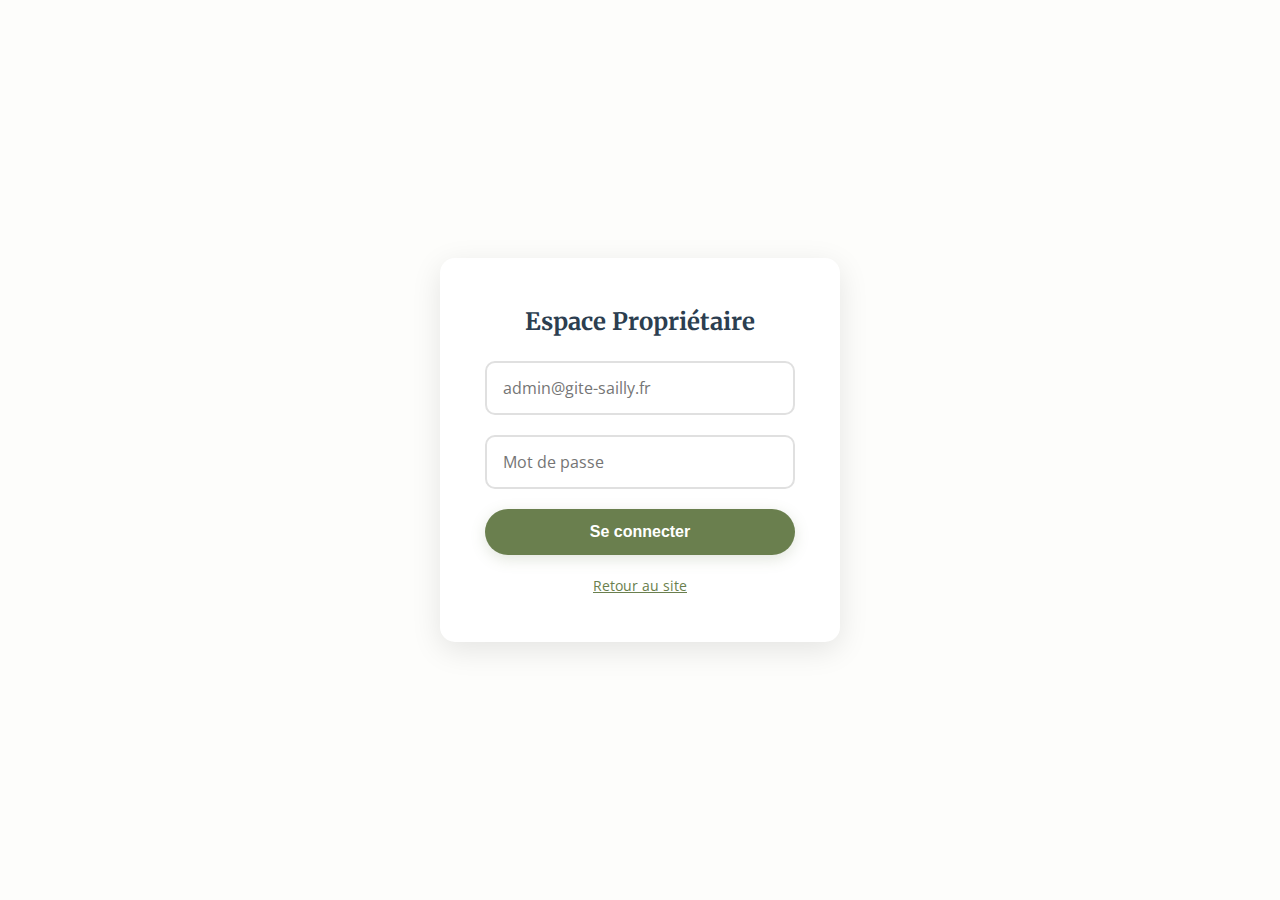
<file: admin.html>
<!DOCTYPE html>
<html lang="fr">
<head>
    <meta charset="UTF-8">
    <meta name="viewport" content="width=device-width, initial-scale=1.0">
    <title>Administration - Gîte Sailly</title>
    <link href="https://fonts.googleapis.com/css2?family=Merriweather:wght@400;700&family=Open+Sans:wght@400;600&display=swap" rel="stylesheet">
    <link rel="stylesheet" href="style.css">
    <style>
        .admin-container { margin-top: 100px; padding-bottom: 50px; }
        .admin-section { background: white; border-radius: 15px; padding: 30px; margin-bottom: 30px; box-shadow: 0 5px 20px rgba(0,0,0,0.05); }
        table { width: 100%; border-collapse: collapse; margin-top: 20px; }
        th, td { text-align: left; padding: 15px; border-bottom: 1px solid #eee; }
        th { background: var(--light-gray); color: var(--primary); font-family: var(--serif); }
        .badge { padding: 5px 10px; border-radius: 20px; font-size: 0.8rem; font-weight: bold; }
        .badge-attente { background: #fff3e0; color: #ef6c00; }
        .badge-valide { background: #e8f5e9; color: #2e7d32; }
        .badge-annule { background: #ffebee; color: #c62828; }
        .btn-action { padding: 5px 10px; border-radius: 5px; cursor: pointer; border: none; font-size: 0.8rem; margin-right: 5px; }
        .btn-valider { background: #4caf50; color: white; }
        .btn-annuler { background: #f44336; color: white; }

        /* Overlay de connexion */
        #admin-login-overlay {
            position: fixed; top: 0; left: 0; width: 100%; height: 100%;
            background: var(--secondary); z-index: 2000;
            display: flex; align-items: center; justify-content: center;
        }
    </style>
</head>
<body>
<div id="admin-login-overlay">
    <div class="booking-form" style="max-width: 400px; width: 90%; text-align: center;">
        <h2 style="font-family: var(--serif); margin-bottom: 20px;">Espace Propriétaire</h2>
        <div class="form-group">
            <input type="email" id="admin-email" placeholder="admin@gite-sailly.fr" required>
        </div>
        <div class="form-group">
            <input type="password" id="admin-password" placeholder="Mot de passe" required>
        </div>
        <button onclick="tentativeConnexionAdmin()" class="btn btn-hero" style="width: 100%;">Se connecter</button>
        <p id="admin-error" style="color: #c33; margin-top: 15px; font-size: 0.85rem; display: none;">Identifiants incorrects.</p>
        <a href="index.html" style="display: block; margin-top: 20px; color: var(--primary); font-size: 0.85rem;">Retour au site</a>
    </div>
</div>

<nav class="navbar">
    <div class="container nav-container">
        <a href="index.html" class="logo"><span>Admin Gîte</span></a>
        <ul class="nav-links">
            <li><a href="index.html">Retour au site</a></li>
            <li><button onclick="deconnecterAdmin()" class="btn-action btn-annuler" style="padding: 8px 15px;">Quitter</button></li>
        </ul>
    </div>
</nav>

<div class="container admin-container">
    <h2 class="section-title" style="text-align: left;">Tableau de Bord Propriétaire</h2>

    <div class="admin-section">
        <h3>Demandes de réservations</h3>
        <table>
            <thead>
            <tr>
                <th>Client</th>
                <th>Dates</th>
                <th>Message</th>
                <th>Statut</th>
                <th>Actions</th>
            </tr>
            </thead>
            <tbody id="admin-res-body"></tbody>
        </table>
    </div>

    <div class="admin-section">
        <h3>Utilisateurs inscrits</h3>
        <table>
            <thead>
            <tr>
                <th>Nom</th>
                <th>Email</th>
                <th>Téléphone</th>
                <th>Date d'inscription</th>
            </tr>
            </thead>
            <tbody id="admin-users-body"></tbody>
        </table>
    </div>
</div>

<script src="auth-utils.js"></script>
<script src="admin.js"></script>
</body>
</html>
</file>
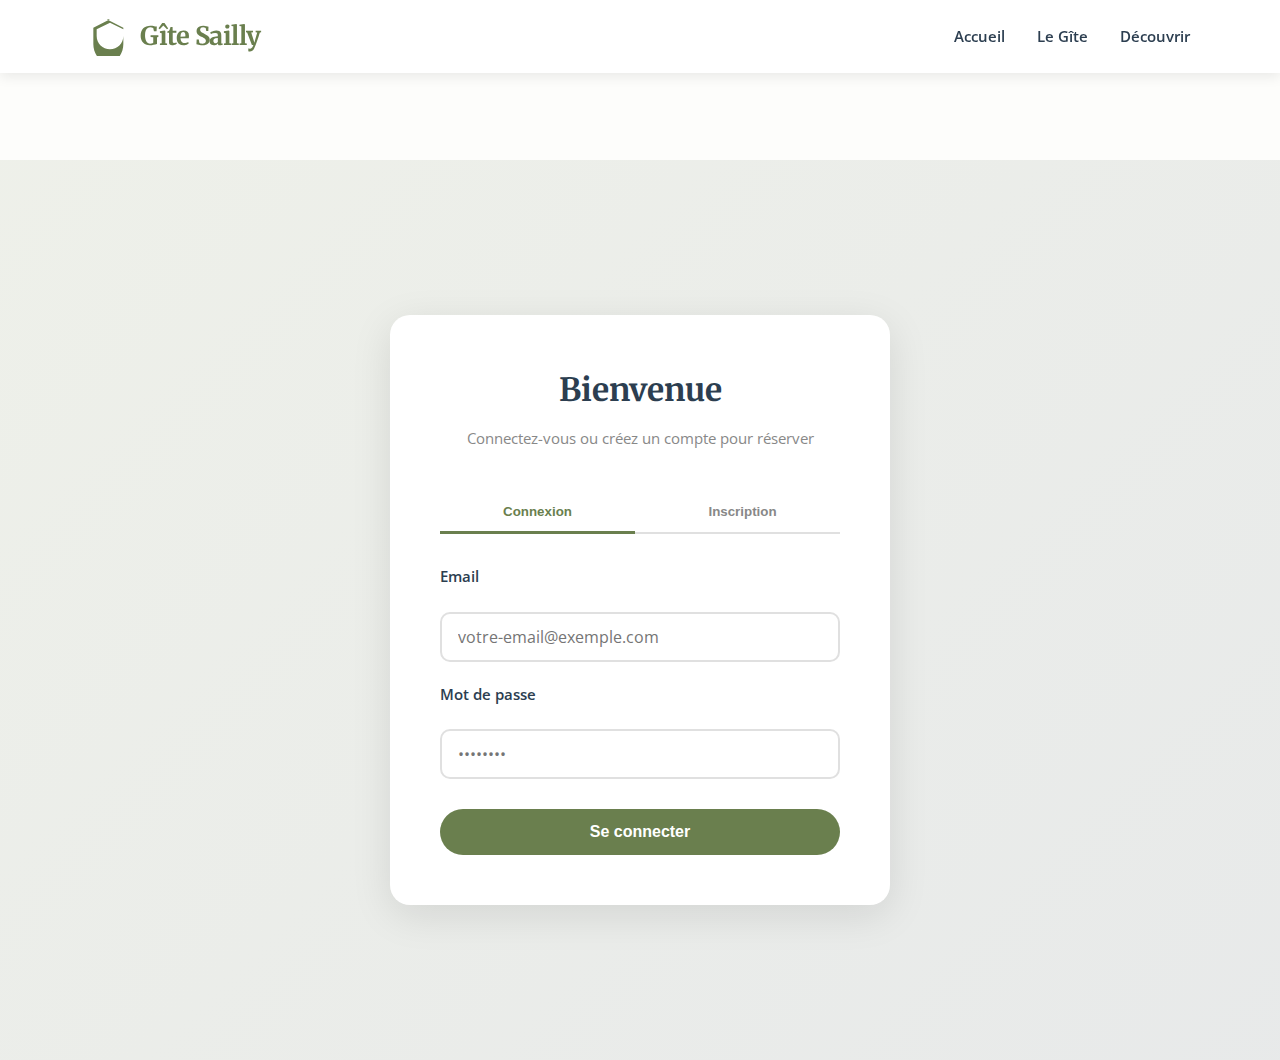
<file: auth.html>
<!DOCTYPE html>
<html lang="fr">
<head>
    <meta charset="UTF-8">
    <meta name="viewport" content="width=device-width, initial-scale=1.0">
    <title>Connexion / Inscription - Gîte de Sailly-au-Bois</title>
    <link href="https://fonts.googleapis.com/css2?family=Merriweather:wght@400;700&family=Open+Sans:wght@400;600&display=swap" rel="stylesheet">
    <link rel="stylesheet" href="style.css">
    <style>
        .auth-container {
            min-height: 100vh;
            display: flex;
            align-items: center;
            justify-content: center;
            background: linear-gradient(135deg, rgba(106, 127, 78, 0.1), rgba(44, 62, 80, 0.1));
            padding: 20px;
        }
        .auth-card {
            background: white;
            border-radius: 20px;
            box-shadow: 0 10px 40px rgba(0,0,0,0.1);
            max-width: 500px;
            width: 100%;
            padding: 50px;
        }
        .auth-header {
            text-align: center;
            margin-bottom: 40px;
        }
        .auth-header h1 {
            font-family: var(--serif);
            font-size: 2rem;
            color: var(--dark);
            margin-bottom: 10px;
        }
        .auth-header p {
            color: #888;
            font-size: 0.95rem;
        }
        .auth-tabs {
            display: flex;
            gap: 10px;
            margin-bottom: 30px;
            border-bottom: 2px solid #e0e0e0;
        }
        .auth-tab {
            flex: 1;
            padding: 12px 0;
            background: none;
            border: none;
            cursor: pointer;
            font-weight: 600;
            color: #888;
            transition: all 0.3s ease;
            border-bottom: 3px solid transparent;
            position: relative;
            bottom: -2px;
        }
        .auth-tab.active {
            color: var(--primary);
            border-bottom-color: var(--primary);
        }
        .auth-form {
            display: none;
        }
        .auth-form.active {
            display: block;
            animation: fadeInUp 0.3s ease;
        }
        .form-group {
            margin-bottom: 20px;
        }
        .form-group label {
            display: block;
            font-weight: 600;
            margin-bottom: 8px;
            color: var(--dark);
            font-size: 0.95rem;
        }
        .form-group input {
            width: 100%;
            padding: 12px 16px;
            border: 2px solid #e0e0e0;
            border-radius: 10px;
            font-family: inherit;
            font-size: 1rem;
            transition: all 0.3s ease;
        }
        .form-group input:focus {
            outline: none;
            border-color: var(--primary);
            box-shadow: 0 0 0 3px rgba(106, 127, 78, 0.1);
        }
        .form-group input.error {
            border-color: #c33;
            background: #fee;
        }
        .form-error {
            color: #c33;
            font-size: 0.85rem;
            margin-top: 5px;
            display: none;
        }
        .form-error.show {
            display: block;
        }
        .auth-submit {
            width: 100%;
            padding: 14px;
            background: var(--primary);
            color: white;
            border: none;
            border-radius: 50px;
            font-weight: 600;
            cursor: pointer;
            transition: all 0.3s ease;
            font-size: 1rem;
            margin-top: 10px;
        }
        .auth-submit:hover {
            transform: translateY(-2px);
            box-shadow: 0 6px 20px rgba(106, 127, 78, 0.3);
        }
        .auth-message {
            padding: 15px;
            border-radius: 10px;
            margin-bottom: 20px;
            display: none;
            animation: slideIn 0.3s ease;
        }
        .auth-message.success {
            background: #efe;
            border: 2px solid #3c3;
            color: #3c3;
            display: block;
        }
        .auth-message.error {
            background: #fee;
            border: 2px solid #c33;
            color: #c33;
            display: block;
        }
        .auth-divider {
            text-align: center;
            margin: 25px 0;
            color: #888;
            font-size: 0.9rem;
        }
        .auth-link {
            text-align: center;
            margin-top: 20px;
            color: #888;
            font-size: 0.95rem;
        }
        .auth-link a {
            color: var(--primary);
            text-decoration: none;
            font-weight: 600;
        }
        .auth-link a:hover {
            text-decoration: underline;
        }
    </style>
</head>
<body>
<nav class="navbar">
    <div class="container nav-container">
        <a href="index.html" class="logo">
            <div class="logo-icon">
                <svg viewBox="0 0 24 24" xmlns="http://www.w3.org/2000/svg">
                    <path d="M12 2L2 7v10c0 5.55 3.84 10.74 9 12 5.16-1.26 9-6.45 9-12V7l-10-5zm0 18c-4.41 0-8-3.59-8-8V8l8-4 8 4v4c0 4.41-3.59 8-8 8z"/>
                </svg>
            </div>
            <span>Gîte Sailly</span>
        </a>
        <ul class="nav-links">
            <li><a href="index.html">Accueil</a></li>
            <li><a href="gite.html">Le Gîte</a></li>
            <li><a href="decouvrir.html">Découvrir</a></li>
        </ul>
    </div>
</nav>

<div class="auth-container" style="margin-top: 80px;">
    <div class="auth-card">
        <div class="auth-header">
            <h1>Bienvenue</h1>
            <p>Connectez-vous ou créez un compte pour réserver</p>
        </div>

        <div id="auth-message" class="auth-message"></div>

        <div class="auth-tabs">
            <button class="auth-tab active" data-tab="connexion">Connexion</button>
            <button class="auth-tab" data-tab="inscription">Inscription</button>
        </div>

        <!-- Formulaire Connexion -->
        <form id="connexion-form" class="auth-form active">
            <div class="form-group">
                <label for="connexion-email">Email</label>
                <input type="email" id="connexion-email" name="email" placeholder="votre-email@exemple.com" required>
                <div class="form-error"></div>
            </div>
            <div class="form-group">
                <label for="connexion-password">Mot de passe</label>
                <input type="password" id="connexion-password" name="password" placeholder="••••••••" required>
                <div class="form-error"></div>
            </div>
            <button type="submit" class="auth-submit">Se connecter</button>
        </form>

        <!-- Formulaire Inscription -->
        <form id="inscription-form" class="auth-form">
            <div class="form-group">
                <label for="inscription-nom">Nom complet</label>
                <input type="text" id="inscription-nom" name="nom" placeholder="Jean Dupont" required>
                <div class="form-error"></div>
            </div>
            <div class="form-group">
                <label for="inscription-email">Email</label>
                <input type="email" id="inscription-email" name="email" placeholder="votre-email@exemple.com" required>
                <div class="form-error"></div>
            </div>
            <div class="form-group">
                <label for="inscription-tel">Numéro de téléphone</label>
                <input type="tel" id="inscription-tel" name="tel" placeholder="06 12 34 56 78" required>
                <div class="form-error"></div>
            </div>
            <div class="form-group">
                <label for="inscription-password">Mot de passe</label>
                <input type="password" id="inscription-password" name="password" placeholder="••••••••" required>
                <div class="form-error"></div>
            </div>
            <div class="form-group">
                <label for="inscription-password-confirm">Confirmer le mot de passe</label>
                <input type="password" id="inscription-password-confirm" name="password-confirm" placeholder="••••••••" required>
                <div class="form-error"></div>
            </div>
            <button type="submit" class="auth-submit">S'inscrire</button>
        </form>
    </div>
</div>

<script src="auth.js"></script>
</body>
</html>
</file>
<file: style.css>
:root {
    --primary: #6a7f4e; /* Vert forêt chaleureux */
    --secondary: #fdfdfb; /* Blanc cassé */
    --accent: #c9aa89;
    --dark: #2c3e50;
    --light-gray: #f5f5f3;
    --serif: 'Merriweather', serif;
    --sans: 'Open Sans', sans-serif;
}

* { margin: 0; padding: 0; box-sizing: border-box; }
body {
    font-family: var(--sans);
    color: var(--dark);
    line-height: 1.6;
    background-color: var(--secondary);
    padding-top: 80px;
}
.container { width: 90%; max-width: 1100px; margin: 0 auto; }

/* Navigation */
.navbar {
    background: white;
    padding: 1rem 0;
    box-shadow: 0 4px 12px rgba(0,0,0,0.08);
    position: fixed;
    width: 100%;
    top: 0;
    z-index: 1000;
    transition: all 0.3s ease;
}

/* --- HARMONISATION DE LA NAVBAR CONNECTÉE --- */

/* On aligne parfaitement le texte "Bienvenue" et les boutons */
#nav-auth-container {
    display: flex !important;
    align-items: center;
    gap: 15px;
    height: 100%; /* S'assure de prendre toute la hauteur de la navbar */
}

.nav-welcome {
    font-size: 0.95rem;
    font-weight: 600;
    color: var(--dark);
    margin-right: 5px;
}

/* Le bouton "Mon Compte" devient vert et de taille standard */
.btn-nav-small {
    padding: 10px 20px !important; /* Taille augmentée pour la cohérence */
    font-size: 0.9rem !important;
    border-radius: 50px !important;
    text-decoration: none;
    font-weight: 600;
    background-color: var(--primary) !important; /* Retour au vert forêt */
    color: white !important;
    display: inline-block;
    transition: all 0.3s ease;
}

.btn-nav-small:hover {
    transform: translateY(-2px);
    background-color: #5a6d3f !important;
}

/* Le bouton déconnexion reste discret mais aligné */
.btn-logout-nav {
    background-color: transparent !important;
    border: 2px solid #c33 !important;
    color: #c33 !important;
}

.btn-logout-nav:hover {
    background-color: #fee !important;
}


.nav-container { display: flex; justify-content: space-between; align-items: center; }
.logo {
    font-family: var(--serif);
    color: var(--primary);
    font-size: 1.6rem;
    font-weight: 700;
    letter-spacing: -0.5px;
    display: flex;
    align-items: center;
    gap: 10px;
    text-decoration: none;
}
.logo-icon {
    width: 40px;
    height: 40px;
    display: flex;
    align-items: center;
    justify-content: center;
}
.logo-icon svg {
    width: 100%;
    height: 100%;
    fill: var(--primary);
}
.nav-links { display: flex; list-style: none; align-items: center; }
.nav-links li { margin-left: 2rem; }
.nav-links a {
    text-decoration: none;
    color: var(--dark);
    font-weight: 600;
    font-size: 0.95rem;
    transition: color 0.3s ease;
    position: relative;
}
.nav-links a:hover { color: var(--primary); }

/* Hero */
.hero {
    height: 70vh;
    background: linear-gradient(135deg, rgba(106, 127, 78, 0.85), rgba(44, 62, 80, 0.85)),
                url('https://images.unsplash.com/photo-1542773998-9325f0a098d7?auto=format&fit=crop&q=80&w=1200') center/cover;
    display: flex;
    align-items: center;
    justify-content: center;
    color: white;
    text-align: center;
    position: relative;
    overflow: hidden;
}
.hero-content { animation: fadeInUp 0.8s ease; }
.hero-title {
    font-family: var(--serif);
    font-size: 3.5rem;
    margin-bottom: 15px;
    font-weight: 700;
    letter-spacing: -1px;
}
.hero-subtitle {
    font-size: 1.3rem;
    margin-bottom: 30px;
    font-weight: 300;
    opacity: 0.95;
}
.hero-btns { display: flex; gap: 15px; justify-content: center; flex-wrap: wrap; }

/* Buttons */
.btn {
    padding: 14px 32px;
    border-radius: 50px;
    text-decoration: none;
    font-weight: 600;
    transition: all 0.3s ease;
    display: inline-block;
    cursor: pointer;
    border: none;
    font-size: 1rem;
    box-shadow: 0 4px 15px rgba(106, 127, 78, 0.2);
}
.btn-nav, .btn-hero {
    background: var(--primary);
    color: white;
}
.btn-nav:hover, .btn-hero:hover {
    transform: translateY(-2px);
    box-shadow: 0 6px 25px rgba(106, 127, 78, 0.35);
    background: #5a6d3f;
}
.btn-outline {
    border: 2px solid white;
    color: white;
    background: transparent;
    margin-left: 10px;
}
.btn-outline:hover {
    background: white;
    color: var(--primary);
}

/* Sections */
.section {
    padding: 80px 0;
    background: var(--secondary);
}
.section:nth-child(even) { background: var(--light-gray); }
.section-header { margin-bottom: 50px; text-align: center; }
.section-subtitle {
    display: inline-block;
    font-size: 0.85rem;
    font-weight: 700;
    color: var(--accent);
    text-transform: uppercase;
    letter-spacing: 2px;
    margin-bottom: 10px;
}
.section-title {
    font-family: var(--serif);
    font-size: 2.5rem;
    margin-bottom: 20px;
    text-align: center;
    color: var(--dark);
    font-weight: 700;
}

/* Gallery */
.gallery-grid {
    display: grid;
    grid-template-columns: repeat(auto-fit, minmax(280px, 1fr));
    gap: 30px;
    margin-bottom: 40px;
}
.gallery-card {
    background: white;
    border-radius: 15px;
    overflow: hidden;
    box-shadow: 0 5px 20px rgba(0,0,0,0.08);
    transition: all 0.4s ease;
    cursor: pointer;
}
.gallery-card:hover {
    transform: translateY(-8px);
    box-shadow: 0 12px 35px rgba(0,0,0,0.15);
}
.gallery-card img {
    width: 100%;
    height: 220px;
    object-fit: cover;
    transition: transform 0.4s ease;
}
.gallery-card:hover img { transform: scale(1.05); }
.gallery-card p {
    padding: 20px;
    font-weight: 600;
    color: var(--primary);
    text-align: center;
}

/* Discovery Layout */
.discovery-layout {
    display: flex;
    gap: 60px;
    align-items: center;
    flex-wrap: wrap;
}
.discovery-text {
    flex: 1;
    min-width: 300px;
}
.discovery-text h4 {
    font-size: 1.3rem;
    margin-top: 25px;
    margin-bottom: 12px;
    color: var(--primary);
    font-family: var(--serif);
}
.discovery-text p {
    font-size: 1.05rem;
    margin-bottom: 15px;
    line-height: 1.8;
}
.discovery-img {
    flex: 1;
    min-width: 300px;
}
.discovery-img img {
    width: 100%;
    border-radius: 20px;
    box-shadow: 0 10px 30px rgba(0,0,0,0.12);
    transition: transform 0.4s ease;
}
.discovery-img:hover img { transform: scale(1.02); }

/* Amenities */
.amenities {
    background: white;
    padding: 40px;
    border-radius: 15px;
    border-left: 5px solid var(--primary);
    box-shadow: 0 5px 20px rgba(0,0,0,0.06);
}
.amenities h4 {
    font-family: var(--serif);
    font-size: 1.4rem;
    margin-bottom: 20px;
    color: var(--primary);
}
.amenities-list {
    display: grid;
    grid-template-columns: repeat(auto-fit, minmax(200px, 1fr));
    gap: 15px;
    list-style: none;
}
.amenities-list li {
    padding: 12px 0;
    font-size: 1.05rem;
    font-weight: 500;
    color: var(--dark);
}
.amenities-list li:before {
    content: "✓ ";
    color: var(--primary);
    font-weight: bold;
    margin-right: 10px;
}

/* Formulaire */
.booking-form {
    max-width: 700px;
    margin: 0 auto;
    background: white;
    padding: 45px;
    border-radius: 15px;
    box-shadow: 0 8px 30px rgba(0,0,0,0.1);
}
.form-group {
    display: flex;
    gap: 15px;
    margin-bottom: 20px;
    flex-wrap: wrap;
}
input, textarea {
    width: 100%;
    padding: 14px 16px;
    border: 2px solid #e0e0e0;
    border-radius: 10px;
    font-family: inherit;
    font-size: 1rem;
    transition: all 0.3s ease;
}
input:focus, textarea:focus {
    outline: none;
    border-color: var(--primary);
    box-shadow: 0 0 0 3px rgba(106, 127, 78, 0.1);
}
.date-input {
    flex: 1;
    min-width: 200px;
}
.date-input label {
    font-size: 0.85rem;
    font-weight: 700;
    display: block;
    margin-bottom: 8px;
    color: var(--dark);
    text-transform: uppercase;
    letter-spacing: 0.5px;
}

/* Message d'erreur dates */
#message-erreur-dates {
    background: #fee;
    border: 2px solid #c33;
    color: #c33;
    padding: 15px;
    border-radius: 10px;
    margin-bottom: 20px;
    font-weight: 600;
    text-align: center;
    animation: slideIn 0.3s ease;
}

@keyframes slideIn {
    from {
        opacity: 0;
        transform: translateY(-10px);
    }
    to {
        opacity: 1;
        transform: translateY(0);
    }
}

/* Footer */
footer {
    text-align: center;
    padding: 50px 20px;
    font-size: 0.9rem;
    color: #888;
    background: var(--light-gray);
    border-top: 1px solid #e0e0e0;
}

/* Animations */
@keyframes fadeInUp {
    from {
        opacity: 0;
        transform: translateY(30px);
    }
    to {
        opacity: 1;
        transform: translateY(0);
    }
}

/* Calendrier */
.calendar-container {
    display: grid;
    grid-template-columns: repeat(auto-fit, minmax(320px, 1fr));
    gap: 30px;
    margin-bottom: 40px;
}

.calendar-month {
    background: white;
    border-radius: 15px;
    overflow: hidden;
    box-shadow: 0 5px 20px rgba(0,0,0,0.08);
    padding: 25px;
    border: 1px solid #e8e8e8;
}

.calendar-header {
    text-align: center;
    margin-bottom: 25px;
    border-bottom: 3px solid var(--primary);
    padding-bottom: 15px;
}

.calendar-header h4 {
    font-family: var(--serif);
    font-size: 1.4rem;
    color: var(--primary);
    margin: 0;
    text-transform: capitalize;
    font-weight: 700;
}

.calendar-grid {
    display: grid;
    grid-template-columns: repeat(7, 1fr);
    gap: 10px;
}

.calendar-day-header {
    text-align: center;
    font-weight: 700;
    font-size: 0.8rem;
    color: var(--primary);
    padding: 12px 0;
    text-transform: uppercase;
    letter-spacing: 1px;
    background: rgba(106, 127, 78, 0.05);
    border-radius: 8px;
}

.calendar-day {
    aspect-ratio: 1;
    display: flex;
    align-items: center;
    justify-content: center;
    border-radius: 10px;
    font-weight: 600;
    font-size: 0.95rem;
    transition: all 0.2s ease;
    border: 2px solid transparent;
    position: relative;
}

.calendar-day-other {
    color: #ddd;
    background: #fafafa;
    cursor: default;
}

.calendar-day-past {
    background: #e8e8e8;
    color: #999;
    cursor: default;
    font-weight: 500;
}

.calendar-day-today {
    background: #e3f2fd;
    color: #1e40af;
    border: 2px solid #3b82f6;
    font-weight: 700;
    box-shadow: 0 2px 8px rgba(59, 130, 246, 0.2);
}

.calendar-day-available {
    background: #f0fdf4;
    color: var(--primary);
    border: 2px solid #86efac;
    font-weight: 600;
    cursor: pointer;
}

.calendar-day-available:hover {
    background: #dcfce7;
    border-color: var(--primary);
    transform: scale(1.08);
    box-shadow: 0 4px 12px rgba(106, 127, 78, 0.3);
}

.calendar-day-available:active {
    transform: scale(0.95);
}

.calendar-day-unavailable {
    background: #fecaca;
    color: #991b1b;
    border: 2px solid #fca5a5;
    cursor: not-allowed;
    opacity: 0.8;
    text-decoration: line-through;
    font-weight: 500;
}

.calendar-day-selected {
    background: var(--primary) !important;
    color: white !important;
    border: 2px solid var(--primary) !important;
    box-shadow: 0 4px 14px rgba(106, 127, 78, 0.4) !important;
    font-weight: 700 !important;
}

.calendar-day-range {
    background: rgba(106, 127, 78, 0.2) !important;
    color: var(--primary) !important;
    border: 1px solid rgba(106, 127, 78, 0.3) !important;
    font-weight: 600 !important;
}

@media (max-width: 768px) {
    .hero-title { font-size: 2.2rem; }
    .section-title { font-size: 1.8rem; }
    .nav-links li { margin-left: 1rem; }
    .discovery-layout { gap: 30px; }
    .hero-btns { flex-direction: column; align-items: center; }
    .btn-outline { margin-left: 0; margin-top: 10px; }

    #nav-auth-container {
        position: absolute;
        top: 100%;
        right: 0;
        flex-direction: column !important;
        background: white;
        padding: 10px;
        border-radius: 10px;
        width: auto;
        gap: 5px !important;
    }

    .calendar-container {
        grid-template-columns: 1fr;
    }

    .calendar-day {
        font-size: 0.85rem;
    }

    .calendar-header h4 {
        font-size: 1.2rem;
    }
}

/* Logo & Icons */
.logo {
    font-family: var(--serif);
    color: var(--primary);
    font-size: 1.6rem;
    font-weight: 700;
    letter-spacing: -0.5px;
    display: flex;
    align-items: center;
    gap: 10px;
    text-decoration: none;
}
.logo-icon {
    width: 40px;
    height: 40px;
    display: flex;
    align-items: center;
    justify-content: center;
}
.logo-icon svg {
    width: 100%;
    height: 100%;
    fill: var(--primary);
}

/* Icon utilities */
.icon {
    display: inline-flex;
    align-items: center;
    justify-content: center;
    width: 1.2em;
    height: 1.2em;
    vertical-align: -0.125em;
}
.icon svg {
    width: 100%;
    height: 100%;
    fill: currentColor;
    stroke: currentColor;
    stroke-width: 0;
}

/* Bouton déconnexion */
.nav-links li span {
    display: flex;
    align-items: center;
    gap: 10px;
}

/* --- FIX NAVBAR CONNECTÉE --- */
.nav-auth-wrapper {
    display: flex !important; /* Force l'alignement horizontal */
    align-items: center;
    gap: 15px; /* Crée l'espace entre Bienvenue, Compte et Déconnexion */
}

.nav-welcome {
    white-space: nowrap; /* Empêche le nom de revenir à la ligne */
    font-size: 0.9rem;
    font-weight: 600;
    color: var(--dark);
}

.btn-nav-small {
    padding: 8px 16px !important;
    font-size: 0.8rem !important;
    border-radius: 50px !important;
    white-space: nowrap;
    text-decoration: none;
}

.btn-logout-nav {
    background: transparent !important;
    border: 1px solid #c33 !important;
    color: #c33 !important;
    box-shadow: none !important;
}

.btn-logout-nav:hover {
    background: #fee !important;
}
</file>
